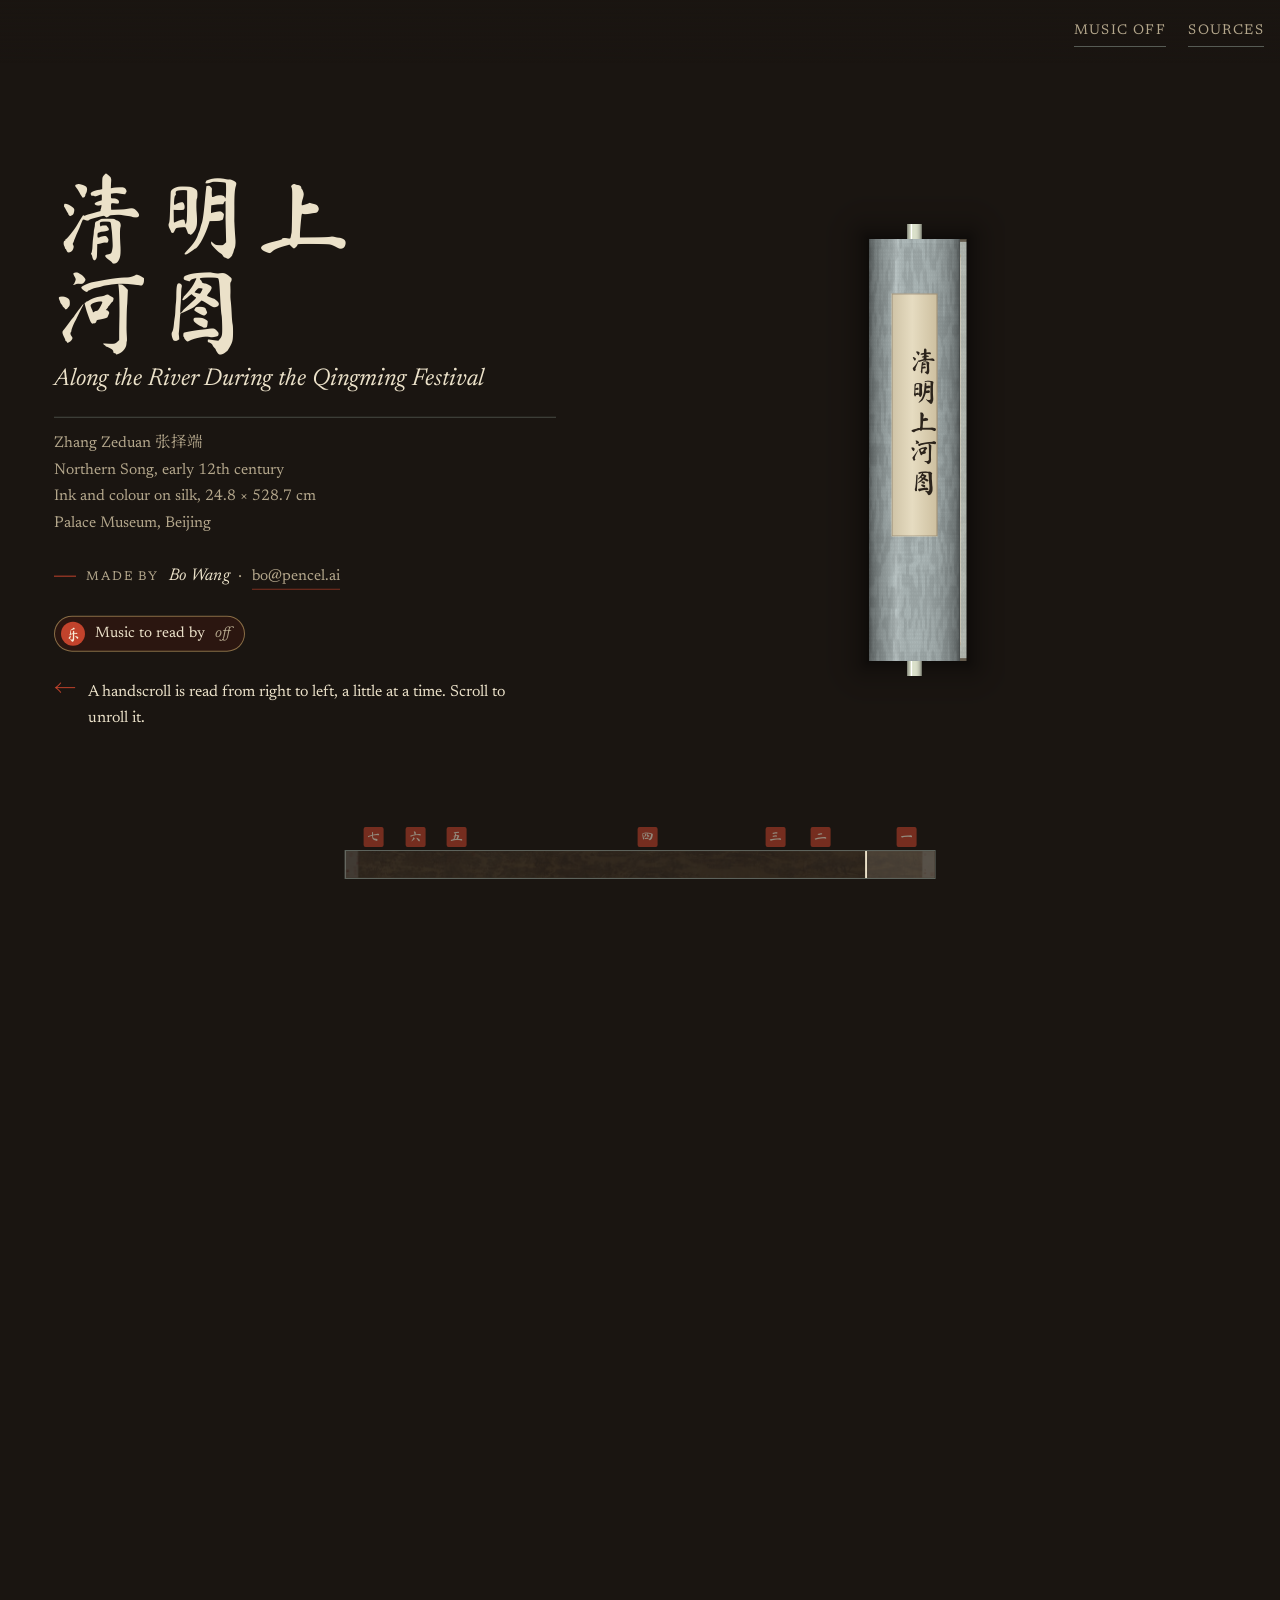
<file: index.html>
<!doctype html>
<html lang="en">
<head>
<meta charset="utf-8">
<meta name="viewport" content="width=device-width, initial-scale=1, viewport-fit=cover">
<title>清明上河图 · Along the River</title>
<meta name="claude:viewport-fit-sides" content="cover">
<meta name="description" content="Zhang Zeduan’s handscroll, unrolled from right to left as you scroll, with the camera stopping at seven of its scenes.">
<meta name="author" content="Bo Wang">
<link rel="preconnect" href="https://fonts.googleapis.com">
<link rel="preconnect" href="https://fonts.gstatic.com" crossorigin>
<link rel="stylesheet" href="https://fonts.googleapis.com/css2?family=Ma+Shan+Zheng&family=Newsreader:ital,opsz,wght@0,6..72,400;0,6..72,500;1,6..72,400&family=Noto+Serif+SC:wght@400;600&display=swap">
<link rel="stylesheet" href="styles.css">
</head>
<body>
<div id="stage">
  <canvas id="gl" role="img" aria-label="Along the River During the Qingming Festival, the handscroll, shown in detail as you scroll"></canvas>
  <div id="slip" aria-hidden="true"><span lang="zh-Hans">清明上河图</span></div>
  <svg id="birds" aria-hidden="true"></svg>
  <svg id="ink" aria-hidden="true"></svg>
  <div id="tags"></div>
  <div id="marks"></div>
</div>

<header id="top">
  <button type="button" class="home" data-restart title="Back to the start"><span class="zh" lang="zh-Hans">清明上河图</span><span class="en">Along the River</span></button>
  <div class="right"><button type="button" class="link" data-music data-music-label="Music" aria-pressed="false">Music off</button><button type="button" class="link" data-open-sources>Sources</button></div>
</header>

<section id="intro" aria-label="Introduction"></section>
<div id="panels"></div>
<section id="outro" aria-label="The whole scroll"></section>
<section id="closing" aria-label="Closing notes"></section>

<nav id="map" aria-label="Sections of the scroll">
  <div class="ticks"></div>
  <div class="strip"><img src="assets/minimap.webp" alt="" width="2400" height="112"><div class="rolled"></div><div class="view"></div></div>
</nav>

<div id="loader" role="status"><span class="seal" lang="zh-Hans">卷</span><p>Unrolling the scroll…</p></div>

<dialog id="sources" aria-labelledby="sources-title">
  <h2 id="sources-title">Sources</h2>
  <p>The picture is the Palace Museum scroll, from the public-domain scan “Alongtheriver_QingMing.jpg” on Wikimedia
    Commons (38,414 × 1,800 pixels). The ripples on the water, the mist and the shading around each subject are drawn
    live over it and are not part of the painting. So is the movement: figures, boats and trees are parts of the scan
    nudged a few pixels at a time, and the birds were drawn for this page. Distances are measured from the scroll’s
    right end, where reading starts.</p>
  <p>Where the text gives an interpretation (the willow party returning from the graves, the unguarded gate), it is
    one reading among several.</p>
  <ol></ol>
  <p class="keys">Keyboard: <kbd>←</kbd> next scene, <kbd>→</kbd> previous scene.</p>
  <button type="button" class="link" data-close>Close</button>
</dialog>

<div id="track" aria-hidden="true"></div>
<noscript><p class="noscript">This scroll needs JavaScript and WebGL 2 to unroll.</p></noscript>
<script type="module" src="src/main.js"></script>
</body>
</html>
</file>
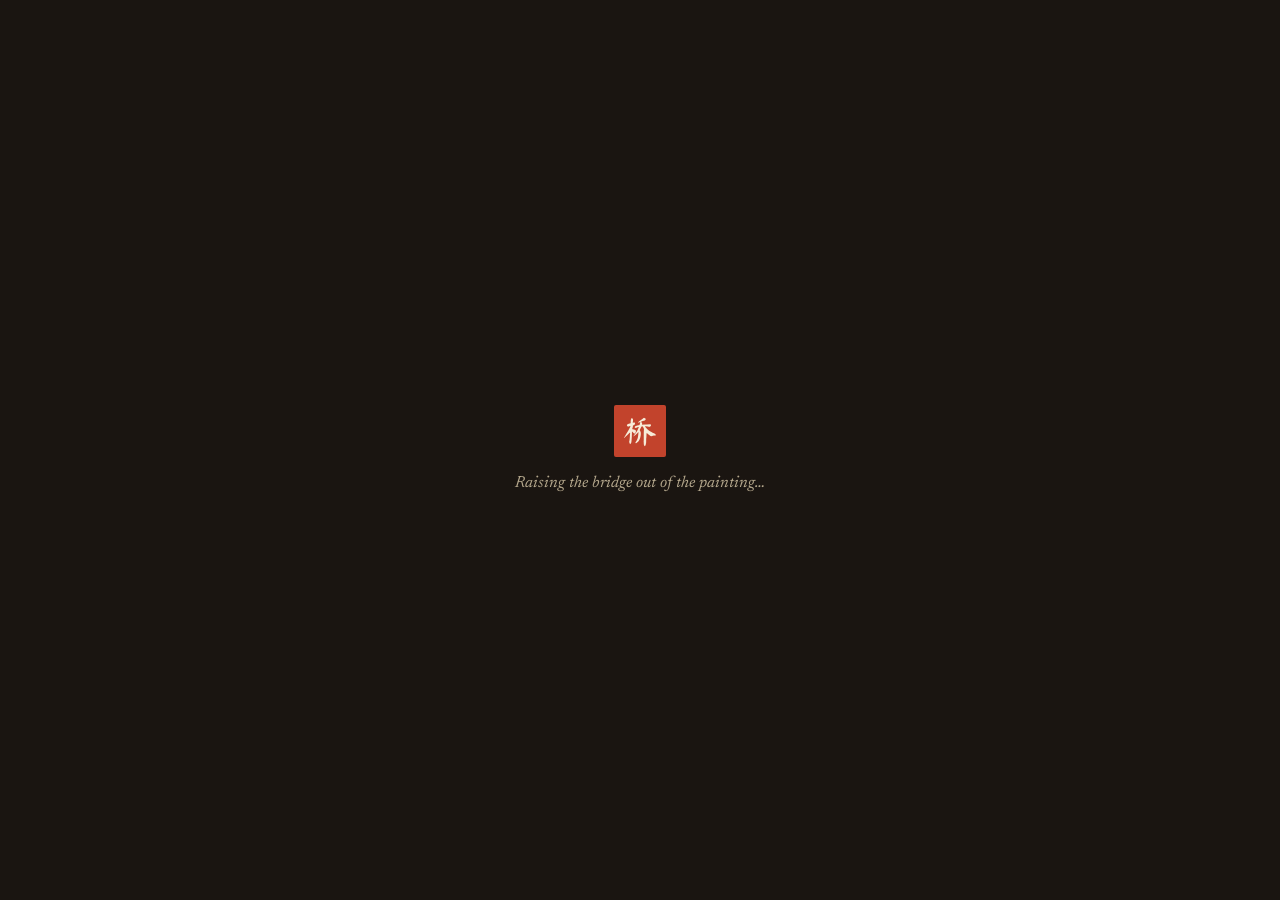
<file: world.html>
<!doctype html>
<html lang="en">
<head>
<meta charset="utf-8">
<meta name="viewport" content="width=device-width, initial-scale=1, viewport-fit=cover">
<title>入画 · Walk into the painting</title>
<meta name="claude:viewport-fit-sides" content="cover">
<meta name="description" content="A scene from Along the River During the Qingming Festival, rebuilt in 3D from the painting: walk a porter through it and go all the way round.">
<meta name="author" content="Bo Wang">
<link rel="preconnect" href="https://fonts.googleapis.com">
<link rel="preconnect" href="https://fonts.gstatic.com" crossorigin>
<link rel="stylesheet" href="https://fonts.googleapis.com/css2?family=Ma+Shan+Zheng&family=Newsreader:ital,opsz,wght@0,6..72,400;0,6..72,500;1,6..72,400&family=Noto+Serif+SC:wght@400;600&display=swap">
<link rel="stylesheet" href="world.css">
</head>
<body>
<canvas id="gl" role="img" aria-label="A scene from Along the River During the Qingming Festival, rebuilt in 3D, with a porter you can walk through it and a camera that goes all the way round"></canvas>

<header id="top">
  <a class="back" href="index.html">← Back to the scroll</a>
  <div class="title">
    <span class="seal" lang="zh-Hans"></span>
    <h1><span class="zh" lang="zh-Hans"></span><span class="en"></span></h1>
  </div>
  <button type="button" class="link" id="about-btn" aria-expanded="false" aria-controls="about">About this view</button>
</header>

<!-- the scene's own notes (S.page.text) replace these -->
<section id="about" hidden>
  <p>The ground is the painting itself, laid back down on the ground it shows; the buildings, boats, people and trees
    are rebuilt or stood up out of it, so you can walk round them.</p>
</section>

<footer id="controls">
  <div class="row">
    <div class="pad" id="pad" aria-hidden="true"><span class="ring"></span><span class="knob"></span></div>
    <p class="hint"><span class="desk"><span class="keys">↑ ↓ ← →</span> to walk anywhere · click the ground to go there · drag to go round · wheel to come closer</span><span class="touch">Drag the pad, or tap the ground, to walk · drag to go round · pinch to come closer</span></p>
    <canvas id="map" aria-label="Map of where you are" role="img"></canvas>
  </div>
  <div class="links"><button type="button" class="link" id="watch"><span class="long">Watch the near miss</span><span class="short">Near miss</span></button><button type="button" class="link" id="flat"><span class="long">See it as painted</span><span class="short">As painted</span></button><button type="button" class="link" id="sound" aria-pressed="false">Sound off</button><button type="button" class="link" data-music data-music-label="Music" aria-pressed="false">Music off</button></div>
</footer>

<p id="caption" aria-live="polite"></p>

<div id="pois" aria-label="Points of interest"></div>
<aside id="note" hidden role="dialog" aria-labelledby="note-title">
  <button type="button" id="note-close" class="close" aria-label="Close the note">×</button>
  <p class="kicker"><span class="seal" id="note-num" lang="zh-Hans"></span><span class="zh" id="note-zh" lang="zh-Hans"></span></p>
  <h2 id="note-title"></h2>
  <p id="note-body"></p>
  <div class="act" id="note-act"></div>
</aside>

<div id="loader" role="status"><span class="seal" lang="zh-Hans">画</span><p>Raising the scene out of the painting…</p></div>
<noscript><p class="noscript">This view needs JavaScript and WebGL 2.</p></noscript>
<script type="module" src="src/world.js"></script>
</body>
</html>
</file>
<file: styles.css>
/* The scroll lies on a dark lacquered table; the reading text sits beside it in the colour of old silk, and the
   annotations are in cinnabar, the red of seal paste and of the brush notes collectors wrote on paintings.
   Layout: wide screens put the painting full-bleed with a text column on one side, alternating by scene; narrow
   screens put the painting in the top half and the text below it. */
:root {
  color-scheme: dark;
  --table: #1a1511;
  --table-rgb: 26, 21, 17;
  --silk: #ebe1c9;            /* text */
  --silk-dim: #b4a78c;
  --cinnabar: #c2432c;
  --seal-text: #f7ecd8;
  --celadon: #9fb1a7;         /* the mount's blue-grey silk: rules and the map's frame */
  --gilt: #c9a86a;            /* gold leaf on lacquer: the plaque that leads into the 3D view */
  --gilt-rgb: 201, 168, 106;
  --gilt-hi: #e2c383;
  --lacquer: #3b1812;
  --lacquer-2: #24100c;
  --f-brush: 'Ma Shan Zheng', 'STKaiti', 'KaiTi', 'Kaiti SC', serif;
  --f-zh: 'Noto Serif SC', 'Songti SC', 'SimSun', serif;
  --f-text: 'Newsreader', 'Iowan Old Style', 'Palatino Linotype', Palatino, Georgia, 'Noto Serif SC', serif;
  --col-w: 420px;
  --band-h: 100vh;
  --gut-l: max(16px, env(safe-area-inset-left, 0px));
  --gut-r: max(16px, env(safe-area-inset-right, 0px));
}
html { background: var(--table); }
body { margin: 0; background: var(--table); color: var(--silk); font: 400 17px/1.6 var(--f-text); -webkit-font-smoothing: antialiased; }
button { font: inherit; color: inherit; }
:focus-visible { outline: 2px solid var(--celadon); outline-offset: 3px; }
.zh { font-family: var(--f-brush); font-weight: 400; }
.seal {
  display: inline-grid; place-items: center; background: var(--cinnabar); color: var(--seal-text);
  font-family: var(--f-brush); line-height: 1; border-radius: 2px;
}

/* ------------------------------------------------------------------ the stage */
#stage { position: fixed; inset: 0; pointer-events: none; }
#gl { position: absolute; left: 0; top: 0; display: block; }
#ink, #birds, #tags, #marks { position: absolute; inset: 0; width: 100%; height: 100%; overflow: visible; }
#birds { overflow: hidden; clip-path: inset(0 0 calc(100% - var(--band-h)) 0); mix-blend-mode: multiply; fill: rgb(38, 30, 22); fill-opacity: .82; }
#stage.arrive { animation: arrive .5s ease-out; }
@keyframes arrive { from { opacity: 0; } }

#slip {
  position: absolute; left: 0; top: 0; display: grid; justify-items: center; padding-top: .6em; box-sizing: border-box;
  background: linear-gradient(90deg, #cfc3a6, #e6dcc1 45%, #cdbf9f); color: #2b231b;
  box-shadow: inset 0 0 0 1px rgba(60, 44, 30, .35); writing-mode: vertical-rl;
  font-family: var(--f-brush); letter-spacing: .12em; line-height: 1;
}

.pt { transition: none; }
.lead { fill: none; stroke: var(--cinnabar); stroke-width: 1.6; stroke-dasharray: 1 1; stroke-linecap: round; stroke-linejoin: round; }
.dot { fill: var(--cinnabar); stroke: rgba(247, 236, 216, .55); stroke-width: 1.2; }
.tag {
  position: absolute; left: 0; top: 0; display: flex; align-items: center; gap: 8px; padding: 4px 11px 4px 4px;
  background: rgba(var(--table-rgb), .82); border-radius: 2px; white-space: nowrap; font-size: 14.5px; line-height: 1.25;
  opacity: 0; will-change: transform, opacity;
}
.tag .seal { width: 1.45em; height: 1.45em; font-family: var(--f-text); font-weight: 500; font-size: 13px; }

#marks { opacity: 0; visibility: hidden; }
.mark {
  --rise: 12px; position: absolute; left: 0; top: 0; translate: -50% -100%; display: flex; flex-direction: column;
  align-items: center; gap: 4px; padding: 0 0 var(--rise); background: none; border: 0; cursor: pointer;
  pointer-events: auto; font-size: 13px; line-height: 1.2; color: var(--silk-dim);
}
.mark[data-row="1"] { --rise: 52px; }
.mark::after { content: ""; position: absolute; bottom: 0; left: 50%; width: 1px; height: calc(var(--rise) - 3px); background: rgba(194, 67, 44, .7); }
.mark .seal { width: 24px; height: 24px; font-size: 16px; order: 2; }
.mark .name { order: 1; white-space: nowrap; }
.mark:hover .name, .mark:focus-visible .name { color: var(--silk); }

/* ------------------------------------------------------------------ header */
#top {
  position: fixed; top: 0; left: 0; right: 0; z-index: 3; display: flex; justify-content: space-between; align-items: center;
  padding: calc(14px + env(safe-area-inset-top, 0px)) var(--gut-r) 14px var(--gut-l);
  background: linear-gradient(rgba(var(--table-rgb), .55), rgba(var(--table-rgb), 0));
}
#top .home { all: unset; display: flex; align-items: baseline; gap: 10px; cursor: pointer; opacity: 0; transition: opacity .5s; }
body.opened #top .home { opacity: 1; }
#top .home .zh { font-size: 22px; }
#top .home .en { font-style: italic; color: var(--silk-dim); font-size: 15px; }
#top .right { display: flex; align-items: center; gap: 22px; }
#top [data-music].playing::before { content: ''; display: inline-block; width: 6px; height: 6px; margin-right: 8px; border-radius: 50%; background: var(--cinnabar); vertical-align: 2px; animation: breathe 2.2s ease-in-out infinite; }
/* the music, offered on the title page: a seal and a gilt-edged pill */
.listen { margin: 0 0 22px; }
.tune {
  display: inline-flex; align-items: center; gap: 10px; padding: 5px 14px 5px 6px; cursor: pointer; font-size: 15px; color: var(--silk);
  background: rgba(59, 24, 18, .55); border: 1px solid rgba(201, 168, 106, .6); border-radius: 999px;
}
.tune .seal { width: 24px; height: 24px; font-size: 15px; border-radius: 50%; }
.tune .state { color: var(--silk-dim); font-style: italic; }
.tune:hover, .tune:focus-visible { border-color: #e2c383; }
.tune[aria-pressed="true"] .state { color: #e2c383; }
.link {
  background: none; border: 0; padding: 4px 0; cursor: pointer; font-size: 14px; letter-spacing: .1em; text-transform: uppercase;
  color: var(--silk-dim); border-bottom: 1px solid rgba(159, 177, 167, .45);
}
.link:hover { color: var(--silk); }

/* ------------------------------------------------------------------ the opening */
#intro {
  position: fixed; z-index: 2; left: var(--gut-l); top: 50%; translate: 0 -50%; width: min(540px, 56vw);
  padding-left: clamp(0px, 3vw, 40px); box-sizing: border-box;
}
#intro h1 { margin: 0 0 22px; display: grid; gap: 6px; font-weight: 400; text-wrap: balance; }
#intro h1 .zh { font-size: clamp(56px, 7.4vw, 104px); line-height: 1; letter-spacing: .06em; }
#intro h1 .en { font-style: italic; font-size: clamp(19px, 1.9vw, 25px); line-height: 1.25; color: var(--silk); }
#intro .meta { list-style: none; margin: 0 0 26px; padding: 14px 0 0; border-top: 1px solid rgba(159, 177, 167, .35); display: grid; gap: 2px; color: var(--silk-dim); font-size: 15.5px; }
/* who made the page: set apart from the painting's own credits by a short cinnabar rule */
.credit { margin: 0 0 26px; display: flex; align-items: baseline; gap: 10px; font-size: 17px; }
.credit::before { content: ''; align-self: center; width: 22px; height: 1px; background: var(--cinnabar); }
.credit .lbl { font-size: 12.5px; letter-spacing: .14em; text-transform: uppercase; color: var(--silk-dim); }
.credit .name { font-style: italic; color: var(--silk); letter-spacing: .02em; }
.credit .mail { color: var(--silk-dim); text-decoration: none; border-bottom: 1px solid rgba(194, 67, 44, .6); font-size: .9em; }
.credit .sep { margin-left: -2px; color: var(--silk-dim); }
.credit .mail:hover, .credit .mail:focus-visible { color: var(--silk); border-bottom-color: var(--cinnabar); }
#closing .credit { margin: 18px 0 0; font-size: 15px; }
#intro .hint { margin: 0; display: flex; gap: 12px; align-items: baseline; max-width: 30em; font-size: 16px; }
#intro .arrow { color: var(--cinnabar); font-size: 22px; animation: nudge 2.4s ease-in-out infinite; }
@keyframes nudge { 50% { translate: -8px 0; } }

/* ------------------------------------------------------------------ the scenes */
.panel {
  position: fixed; z-index: 2; top: 0; bottom: 0; width: calc(var(--col-w) + 110px); box-sizing: border-box;
  display: flex; align-items: center; opacity: 0; visibility: hidden; pointer-events: none;
}
.panel[data-side="left"] { left: 0; padding: 80px 110px 100px var(--gut-l); background: linear-gradient(90deg, rgba(var(--table-rgb), .93) 0, rgba(var(--table-rgb), .8) calc(100% - 150px), rgba(var(--table-rgb), 0)); }
.panel[data-side="right"] { right: 0; padding: 80px var(--gut-r) 100px 110px; background: linear-gradient(270deg, rgba(var(--table-rgb), .93) 0, rgba(var(--table-rgb), .8) calc(100% - 150px), rgba(var(--table-rgb), 0)); }
.panel .inner { max-width: 25em; padding-inline: clamp(0px, 2.4vw, 32px); }
.kicker { margin: 0 0 14px; display: flex; align-items: center; gap: 12px; font-size: 13px; letter-spacing: .12em; text-transform: uppercase; color: var(--silk-dim); }
.kicker .seal { width: 34px; height: 34px; font-size: 22px; }
.panel h2 { margin: 0 0 18px; display: grid; gap: 4px; font-weight: 400; text-wrap: balance; }
.panel h2 .zh { font-size: 34px; line-height: 1.15; letter-spacing: .04em; }
.panel h2 .en { font-style: italic; font-size: 22px; line-height: 1.25; }
.panel .body p { margin: 0 0 .85em; text-wrap: pretty; }
.panel .body p:last-child { margin-bottom: 0; }
.walk-in { margin: 22px 0 0 -4px; }
/* the way into the 3D view: a lacquered plaque (匾) with ruyi-cloud ends, a gilt frame with key-fret corners, a seal */
.plaque {
  --h: 58px; position: relative; display: inline-flex; align-items: stretch; height: var(--h); pointer-events: auto;
  color: var(--silk); text-decoration: none; filter: drop-shadow(0 3px 6px rgba(0, 0, 0, .45));
}
.plaque .cap { width: calc(var(--h) * 20 / 24); height: var(--h); flex: none; overflow: visible; }
.plaque .cap.r { transform: scaleX(-1); }
.plaque .cap .fill { fill: var(--lacquer); transition: fill .3s; }
.plaque .cap .line { fill: none; stroke: var(--gilt); stroke-width: 1.1; stroke-linecap: round; stroke-linejoin: round; vector-effect: non-scaling-stroke; transition: stroke .3s; }
.plaque .face {
  position: relative; display: flex; align-items: center; gap: 14px; margin: 0 -1px; padding: 0 16px 0 15px;
  background: linear-gradient(180deg, #46201a 0, var(--lacquer) 45%, var(--lacquer-2) 100%);
  border-block: 1.1px solid var(--gilt); transition: background .3s, border-color .3s;
}
.plaque .face::before {
  content: ""; position: absolute; inset: 4px 3px; border: 1px solid rgba(var(--gilt-rgb), .42); pointer-events: none;
  background:
    url("data:image/svg+xml,%3Csvg xmlns='http://www.w3.org/2000/svg' viewBox='0 0 9 9' fill='none' stroke='%23c9a86a' stroke-opacity='.7' stroke-width='.9'%3E%3Cpath d='M.5 8.5V.5h8v5h-5v-2h2'/%3E%3C/svg%3E") left 2px top 2px / 9px no-repeat,
    url("data:image/svg+xml,%3Csvg xmlns='http://www.w3.org/2000/svg' viewBox='0 0 9 9' fill='none' stroke='%23c9a86a' stroke-opacity='.7' stroke-width='.9'%3E%3Cpath d='M8.5 8.5V.5h-8v5h5v-2h-2'/%3E%3C/svg%3E") right 2px top 2px / 9px no-repeat,
    url("data:image/svg+xml,%3Csvg xmlns='http://www.w3.org/2000/svg' viewBox='0 0 9 9' fill='none' stroke='%23c9a86a' stroke-opacity='.7' stroke-width='.9'%3E%3Cpath d='M.5 .5v8h8v-5h-5v2h2'/%3E%3C/svg%3E") left 2px bottom 2px / 9px no-repeat,
    url("data:image/svg+xml,%3Csvg xmlns='http://www.w3.org/2000/svg' viewBox='0 0 9 9' fill='none' stroke='%23c9a86a' stroke-opacity='.7' stroke-width='.9'%3E%3Cpath d='M8.5 .5v8h-8v-5h5v2h-2'/%3E%3C/svg%3E") right 2px bottom 2px / 9px no-repeat;
}
.plaque .seal {
  width: calc(var(--h) * .48); height: calc(var(--h) * .72); writing-mode: vertical-rl; font-size: calc(var(--h) * .29); letter-spacing: .02em;
  box-shadow: inset 0 0 0 1.5px rgba(247, 236, 216, .55), 0 0 0 1px rgba(0, 0, 0, .25);
}
.plaque .txt { display: grid; gap: 3px; line-height: 1.1; }
.plaque .txt .zh { font-family: var(--f-brush); font-size: calc(var(--h) * .4); letter-spacing: .12em; color: #f3e7cc; }
.plaque .txt .en { font-style: italic; font-size: calc(var(--h) * .24); color: var(--silk-dim); white-space: nowrap; }
.plaque .arch {
  width: 40px; height: 22px; flex: none; margin-left: 4px; fill: none; stroke: var(--gilt); stroke-width: 1.25; stroke-linecap: round;
  transition: transform .35s ease, stroke .3s;
}
.plaque .arch .thin { stroke-width: .9; }
.plaque .arch .water { stroke-width: .8; stroke-opacity: .5; stroke-dasharray: 3 2.5; }
.plaque:hover .face, .plaque:focus-visible .face { background: linear-gradient(180deg, #5a271e 0, #4a1f17 45%, #2e130e 100%); border-color: var(--gilt-hi); }
.plaque:hover .cap .line, .plaque:focus-visible .cap .line { stroke: var(--gilt-hi); }
.plaque:hover .cap .fill, .plaque:focus-visible .cap .fill { fill: #4a1f17; }
.plaque:hover .arch, .plaque:focus-visible .arch { transform: translateX(4px); stroke: var(--gilt-hi); }
.plaque:active .face { background: linear-gradient(180deg, #2e130e, var(--lacquer)); }
.plaque:focus-visible { outline: none; }
.plaque:focus-visible .face { box-shadow: 0 0 0 2px var(--celadon); }
@media (prefers-reduced-motion: reduce) { .plaque .arch { transition: none; } }

/* ------------------------------------------------------------------ the end */
#outro {
  position: fixed; z-index: 2; left: 50%; top: 56%; translate: -50% 0; width: min(620px, calc(100vw - 32px));
  text-align: center; opacity: 0; visibility: hidden;
}
#outro h2 { margin: 0 0 12px; display: grid; gap: 2px; font-weight: 400; }
#outro h2 .zh { font-size: 40px; line-height: 1.1; }
#outro h2 .en { font-style: italic; font-size: 21px; }
#outro p { margin: 0 0 .7em; color: var(--silk); }
#outro p + p { color: var(--silk-dim); font-size: 15px; }
#outro .actions { display: flex; flex-wrap: wrap; justify-content: center; gap: 12px 28px; margin-top: 18px; }
#outro .actions button { background: none; border: 0; border-bottom: 1px solid rgba(194, 67, 44, .8); padding: 3px 0; cursor: pointer; font-size: 16px; }
#outro .actions button:hover { color: #fff; }

#outro .hint { display: inline-flex; gap: 12px; align-items: baseline; margin-top: 10px; color: var(--silk); }
#outro .hint .arrow { color: var(--cinnabar); font-size: 20px; animation: nudge-r 2.4s ease-in-out infinite; }
@keyframes nudge-r { 50% { translate: 8px 0; } }

/* ------------------------------------------------------------------ closed again: the closing notes */
#closing {
  position: fixed; z-index: 2; left: var(--gut-l); top: calc(64px + env(safe-area-inset-top, 0px)); bottom: 20px;
  width: min(860px, 64vw); padding-left: clamp(0px, 3vw, 40px); box-sizing: border-box; opacity: 0; visibility: hidden;
  display: flex; flex-direction: column; overflow-y: auto; scrollbar-width: thin;
}
#closing .wrap { margin-block: auto; }   /* centred in the space under the header, never pushed up into it */
#closing h2 { margin: 0 0 22px; display: flex; align-items: baseline; gap: 16px; flex-wrap: wrap; font-weight: 400; }
#closing h2 .zh { font-size: clamp(40px, 4.4vw, 60px); line-height: 1; letter-spacing: .06em; }
#closing h2 .en { font-style: italic; font-size: clamp(19px, 1.7vw, 23px); }
#closing .notes { display: grid; grid-template-columns: 1fr 1fr; gap: 22px 36px; }
#closing .note { min-width: 0; padding-top: 12px; border-top: 1px solid rgba(159, 177, 167, .35); }
#closing .note h3 { margin: 0 0 6px; font-weight: 500; font-size: 13px; letter-spacing: .12em; text-transform: uppercase; color: var(--silk-dim); }
#closing .note p { margin: 0; font-size: 15.5px; line-height: 1.55; text-wrap: pretty; }
/* the notes and, after them, the scenes to walk into share one place: one fades out as the other comes in */
#closing .wrap { display: grid; grid-template-rows: auto 1fr; }
#closing .notes, #closing .end { grid-row: 2; grid-column: 1; align-self: start; }
#closing .end { margin-top: 0; }
#closing .gallery h3 { margin: 0 0 14px; display: flex; align-items: baseline; gap: 12px; font-weight: 400; }
#closing .gallery h3 .zh { font-family: var(--f-brush); font-size: 26px; letter-spacing: .08em; }
#closing .gallery h3 .en { font-style: italic; font-size: 17px; color: var(--silk-dim); }
#closing .cards { list-style: none; margin: 0 0 20px; padding: 0; display: grid; grid-template-columns: repeat(4, minmax(0, 1fr)); gap: 14px; }
.card {
  display: block; text-decoration: none; color: var(--silk); border-radius: 3px; overflow: hidden;
  background: rgba(36, 16, 12, .7); box-shadow: 0 0 0 1px rgba(201, 168, 106, .45), 0 4px 14px rgba(0, 0, 0, .4); transition: box-shadow .2s, transform .2s;
}
.card img { display: block; width: 100%; height: auto; aspect-ratio: 16 / 10; object-fit: cover; filter: saturate(.92); }
.card .cap { display: flex; align-items: center; gap: 9px; padding: 8px 10px 9px; }
.card .seal { flex: none; width: 24px; height: 24px; font-size: 14px; }
.card .t { display: grid; min-width: 0; line-height: 1.2; }
.card .t .zh { font-family: var(--f-brush); font-size: 17px; letter-spacing: .06em; }
.card .t .en { font-style: italic; font-size: 13px; color: var(--silk-dim); white-space: nowrap; overflow: hidden; text-overflow: ellipsis; }
.card:hover, .card:focus-visible { box-shadow: 0 0 0 1px #e2c383, 0 6px 18px rgba(0, 0, 0, .5); transform: translateY(-2px); }
@media (prefers-reduced-motion: reduce) { .card, .card:hover { transition: none; transform: none; } }
@media (max-height: 820px) {
  #closing .gallery h3 { margin-bottom: 10px; }
  #closing .cards { gap: 10px; margin-bottom: 12px; }
  .card img { aspect-ratio: 16 / 8; }
  .card .cap { padding: 5px 9px 6px; }
}
#closing .coda { margin: 0 0 14px; max-width: 46em; font-style: italic; color: var(--silk-dim); font-size: 15.5px; line-height: 1.5; }
#closing .actions { display: flex; flex-wrap: wrap; gap: 12px 28px; margin: 0; }
#closing .actions button { background: none; border: 0; border-bottom: 1px solid rgba(194, 67, 44, .8); padding: 3px 0; cursor: pointer; font-size: 16px; }
#closing .actions button:hover { color: #fff; }
@media (max-height: 760px) and (min-width: 720px) {
  #closing h2 { margin-bottom: 12px; }
  #closing h2 .zh { font-size: 38px; }
  #closing .notes { gap: 14px 30px; }
  #closing .note { padding-top: 9px; }
  #closing .note p { font-size: 14px; line-height: 1.45; }
  #closing .end { margin-top: 14px; }
  #closing .coda { font-size: 14px; margin-bottom: 10px; }
}

/* ------------------------------------------------------------------ the strip map */
#map {
  position: fixed; z-index: 3; left: 50%; bottom: calc(22px + env(safe-area-inset-bottom, 0px)); translate: -50% 0;
  width: min(600px, 46vw);
}
#map .strip { position: relative; aspect-ratio: 2400 / 112; max-width: 100%; box-shadow: 0 0 0 1px rgba(159, 177, 167, .5); overflow: hidden; }
#map img { display: block; width: 100%; height: 100%; opacity: .9; }
#map .rolled { position: absolute; left: 0; top: 0; bottom: 0; width: 100%; background: rgba(var(--table-rgb), .78); }
#map .view { position: absolute; top: -1px; bottom: -1px; box-shadow: 0 0 0 1.5px var(--silk); background: rgba(247, 236, 216, .12); }
#map .ticks { position: relative; height: 26px; }
#map .tick {
  position: absolute; bottom: 4px; translate: -50% 0; width: 20px; height: 20px; padding: 0; border: 0; font-size: 13px;
  cursor: pointer; opacity: .55; transition: opacity .3s, scale .3s;
}
#map .tick:hover, #map .tick:focus-visible { opacity: .9; }
#map .tick.on { opacity: 1; scale: 1.2; }

/* ------------------------------------------------------------------ loading, sources */
#loader {
  position: fixed; inset: 0; z-index: 10; display: grid; place-content: center; justify-items: center; gap: 14px;
  background: var(--table); transition: opacity .8s, visibility .8s; text-align: center; padding-inline: var(--gut-l) var(--gut-r);
}
#loader .seal { width: 52px; height: 52px; font-size: 34px; animation: breathe 1.8s ease-in-out infinite; }
#loader p { margin: 0; color: var(--silk-dim); font-style: italic; max-width: 26em; }
#loader.failed .seal { animation: none; }
body.ready #loader { opacity: 0; visibility: hidden; }
@keyframes breathe { 50% { opacity: .55; } }

#sources {
  width: min(640px, calc(100vw - 32px)); max-height: calc(100vh - 48px); box-sizing: border-box; padding: 28px 30px 24px;
  background: #221c16; color: var(--silk); border: 1px solid rgba(159, 177, 167, .4); border-radius: 3px;
  font-size: 15.5px; line-height: 1.55;
}
#sources::backdrop { background: rgba(10, 8, 6, .7); }
#sources h2 { margin: 0 0 12px; font-weight: 500; font-size: 22px; }
#sources p { margin: 0 0 12px; color: var(--silk-dim); }
#sources ol { margin: 6px 0 16px; padding-left: 1.4em; display: grid; gap: 6px; }
#sources a { color: var(--silk); text-decoration-color: rgba(194, 67, 44, .8); text-underline-offset: 3px; overflow-wrap: anywhere; }
#sources kbd { font: inherit; font-size: 13px; padding: 0 5px; border: 1px solid rgba(159, 177, 167, .5); border-radius: 2px; }

#track { width: 1px; }
.noscript { position: fixed; inset: 40% 0 auto; text-align: center; }

/* ------------------------------------------------------------------ narrow screens: painting above, text below */
body.portrait #intro, body.portrait .panel, body.portrait #outro, body.portrait #closing {
  left: 0; right: 0; top: calc(var(--band-h) + 50px); bottom: 0; translate: none; width: auto; display: block;
  padding: 6px var(--gut-r) calc(14px + env(safe-area-inset-bottom, 0px)) var(--gut-l); background: none; text-align: left;
}
body.portrait .panel .inner { padding: 0; max-width: 34em; }
body.portrait #intro h1 { margin-bottom: 12px; }
body.portrait #intro h1 .zh { font-size: 46px; }
body.portrait #intro h1 .en { font-size: 18px; }
body.portrait #intro .meta { margin-bottom: 14px; padding-top: 10px; font-size: 14px; line-height: 1.45; }
body.portrait #intro .hint { font-size: 15px; }
body.portrait .credit { margin-bottom: 12px; font-size: 15.5px; }
body.portrait .listen { margin-bottom: 14px; }
body.portrait #closing .credit { margin: 12px 0 0; }
body.portrait .kicker { margin-bottom: 8px; font-size: 11.5px; gap: 10px; }
body.portrait .kicker .seal { width: 28px; height: 28px; font-size: 18px; }
body.portrait .panel h2 { margin-bottom: 10px; gap: 0; }
body.portrait .panel h2 .zh { font-size: 25px; }
body.portrait .panel h2 .en { font-size: 18px; }
body.portrait .panel .body { font-size: 15.5px; line-height: 1.5; }
body.portrait .walk-in { margin-top: 12px; }
body.portrait .plaque { --h: 50px; }
body.portrait .panel[data-stagger="1"] .body { display: grid; }
body.portrait .panel[data-stagger="1"] .body p { grid-area: 1 / 1; margin: 0; }
body.portrait #outro h2 .zh { font-size: 30px; }
body.portrait #outro h2 .en { font-size: 18px; }
body.portrait #outro p { font-size: 15px; }
body.portrait #closing { top: calc(var(--band-h) + 8px); display: block; }
body.portrait #closing .wrap { margin: 0; display: grid; grid-template-rows: auto 1fr; align-content: start; }
body.portrait #closing .notes, body.portrait #closing .end { grid-row: 2; grid-column: 1; align-self: start; }
body.portrait #closing .gallery h3 { margin-bottom: 10px; }
body.portrait #closing .gallery h3 .zh { font-size: 22px; }
body.portrait #closing .gallery h3 .en { font-size: 15px; }
/* on a phone the scenes sit in a strip that swipes sideways */
body.portrait #closing .cards {
  grid-template-columns: none; grid-auto-flow: column; grid-auto-columns: 44%; gap: 10px; overflow-x: auto; overscroll-behavior-x: contain;
  scroll-snap-type: x mandatory; margin: 0 calc(-1 * var(--gut-r)) 14px calc(-1 * var(--gut-l)); padding: 2px var(--gut-r) 8px var(--gut-l); scrollbar-width: none;
}
body.portrait #closing .cards li { scroll-snap-align: start; min-width: 0; }
body.portrait #closing .coda { display: none; }   /* no room under the scenes on a phone: the scenes and the way back matter more */
body.portrait .card img { aspect-ratio: 16 / 10; }
body.portrait .card .t .zh { font-size: 15px; }
body.portrait .card .t .en { font-size: 12px; }
body.portrait #closing .cards::-webkit-scrollbar { display: none; }
body.portrait #closing h2 { margin-bottom: 12px; }
body.portrait #closing h2 .zh { font-size: 34px; }
body.portrait #closing h2 .en { font-size: 18px; }
body.portrait #closing .notes { display: grid; grid-template-columns: 1fr; }
body.portrait #closing .note { grid-area: 1 / 1; }
body.portrait #closing .end { margin-top: 0; }
body.portrait #closing .note p, body.portrait #closing .coda { font-size: 15px; }
body.portrait #map { top: calc(var(--band-h) + 2px); bottom: auto; left: var(--gut-l); right: var(--gut-r); translate: none; width: auto; }
body.portrait #map .ticks { height: 24px; }
body.portrait #top .home .en { display: none; }
body.portrait .tag { font-size: 12.5px; gap: 6px; padding-right: 8px; }
body.portrait .tag .seal { font-size: 11.5px; }
body.portrait .mark .name { display: none; }
body.portrait .mark[data-row="1"] { --rise: 30px; }

@media (prefers-reduced-motion: reduce) {
  #intro .arrow, #outro .arrow, #loader .seal { animation: none; }
  #stage.arrive { animation: none; }
}
</file>
<file: world.css>
/* The paper-theatre view shares the scroll page's palette: a dark lacquered table, text in the colour of old silk,
   cinnabar for seals. The painting fills the screen; a header and a control strip float over it. */
:root {
  color-scheme: dark;
  --table: #1a1511;
  --table-rgb: 26, 21, 17;
  --silk: #ebe1c9;
  --silk-dim: #b4a78c;
  --cinnabar: #c2432c;
  --seal-text: #f7ecd8;
  --celadon: #9fb1a7;
  --f-brush: 'Ma Shan Zheng', 'STKaiti', 'KaiTi', 'Kaiti SC', serif;
  --f-text: 'Newsreader', 'Iowan Old Style', 'Palatino Linotype', Palatino, Georgia, 'Noto Serif SC', serif;
  --gut-l: max(16px, env(safe-area-inset-left, 0px));
  --gut-r: max(16px, env(safe-area-inset-right, 0px));
}
html, body { height: 100%; }
body { margin: 0; overflow: hidden; background: var(--table); color: var(--silk); font: 400 16px/1.5 var(--f-text); -webkit-font-smoothing: antialiased; }
button { font: inherit; color: inherit; }
:focus-visible { outline: 2px solid var(--celadon); outline-offset: 3px; }
#gl { position: fixed; inset: 0; width: 100%; height: 100%; display: block; touch-action: none; cursor: grab; }
#gl:active { cursor: grabbing; }
.seal { display: inline-grid; place-items: center; background: var(--cinnabar); color: var(--seal-text); font-family: var(--f-brush); line-height: 1; border-radius: 2px; }
.link {
  background: none; border: 0; padding: 4px 0; cursor: pointer; font-size: 13px; letter-spacing: .1em; text-transform: uppercase;
  color: var(--silk-dim); border-bottom: 1px solid rgba(159, 177, 167, .45);
}
.link:hover { color: var(--silk); }

#top {
  position: fixed; top: 0; left: 0; right: 0; z-index: 2; display: grid; grid-template-columns: 1fr auto 1fr; align-items: center; gap: 12px;
  padding: calc(14px + env(safe-area-inset-top, 0px)) var(--gut-r) 26px var(--gut-l);
  background: linear-gradient(rgba(var(--table-rgb), .78), rgba(var(--table-rgb), 0));
}
.back { justify-self: start; color: var(--silk); text-decoration: none; font-size: 15px; border-bottom: 1px solid rgba(194, 67, 44, .8); padding-bottom: 2px; }
.title { display: flex; align-items: center; gap: 12px; }
.title .seal { width: 30px; height: 30px; font-size: 19px; }
h1 { margin: 0; display: flex; align-items: baseline; gap: 10px; font-weight: 400; }
h1 .zh { font-family: var(--f-brush); font-size: 28px; line-height: 1; }
h1 .en { font-style: italic; font-size: 17px; color: var(--silk-dim); }
#about-btn { justify-self: end; }
#about {
  position: fixed; z-index: 2; top: calc(68px + env(safe-area-inset-top, 0px)); right: var(--gut-r); width: min(380px, calc(100vw - 32px));
  box-sizing: border-box; padding: 16px 18px; background: rgba(var(--table-rgb), .92); border: 1px solid rgba(159, 177, 167, .35); border-radius: 3px;
  font-size: 15px; line-height: 1.5;
}
#about p { margin: 0 0 .7em; }
#about p:last-child { margin: 0; color: var(--silk-dim); }

#controls {
  position: fixed; left: 0; right: 0; bottom: 0; z-index: 2; display: grid; justify-items: center; gap: 10px;
  padding: 30px var(--gut-r) calc(16px + env(safe-area-inset-bottom, 0px)) var(--gut-l);
  background: linear-gradient(rgba(var(--table-rgb), 0), rgba(var(--table-rgb), .7));
}
#controls .row { display: flex; align-items: center; gap: 20px; }
.hint { margin: 0; font-size: 15px; text-align: center; color: var(--silk); max-width: 30em; }
.hint .keys { color: var(--cinnabar); letter-spacing: .1em; }
.hint .touch { display: none; }
@media (pointer: coarse) { .hint .desk { display: none; } .hint .touch { display: inline; } }
/* the walking pad: a ring of gilt key-fret on lacquer, and a seal-red knob to drag */
.pad {
  position: relative; flex: none; width: 74px; height: 74px; border-radius: 50%; cursor: grab; touch-action: none; user-select: none; -webkit-user-select: none;
  background: radial-gradient(circle, rgba(59, 24, 18, .9) 0 52%, rgba(36, 16, 12, .85) 53% 100%);
  box-shadow: inset 0 0 0 1px rgba(201, 168, 106, .75), inset 0 0 0 5px rgba(36, 16, 12, .85), inset 0 0 0 6px rgba(201, 168, 106, .4), 0 3px 8px rgba(0, 0, 0, .45);
}
.pad .ring {
  position: absolute; inset: 9px; border-radius: 50%;
  background: conic-gradient(from 0deg, rgba(201, 168, 106, .55) 0 2deg, transparent 2deg 88deg, rgba(201, 168, 106, .55) 88deg 92deg, transparent 92deg 178deg,
    rgba(201, 168, 106, .55) 178deg 182deg, transparent 182deg 268deg, rgba(201, 168, 106, .55) 268deg 272deg, transparent 272deg 358deg, rgba(201, 168, 106, .55) 358deg);
  -webkit-mask: radial-gradient(circle, transparent 0 62%, #000 63% 100%); mask: radial-gradient(circle, transparent 0 62%, #000 63% 100%);
}
.pad .knob {
  position: absolute; left: 50%; top: 50%; width: 30px; height: 30px; margin: -15px 0 0 -15px; border-radius: 50%; background: var(--cinnabar);
  box-shadow: inset 0 0 0 1.5px rgba(247, 236, 216, .55), 0 2px 5px rgba(0, 0, 0, .5); transition: transform .12s ease-out;
}
.pad.on { cursor: grabbing; }
.pad.on .knob { transition: none; }
#map { flex: none; width: 132px; height: 88px; border-radius: 3px; box-shadow: 0 0 0 1px rgba(201, 168, 106, .55), 0 3px 8px rgba(0, 0, 0, .45); }
body.flat #controls .row { opacity: .35; }

#loader { position: fixed; inset: 0; z-index: 10; display: grid; place-content: center; justify-items: center; gap: 14px; background: var(--table); transition: opacity .8s, visibility .8s; text-align: center; padding-inline: var(--gut-l) var(--gut-r); }
#loader .seal { width: 52px; height: 52px; font-size: 34px; animation: breathe 1.8s ease-in-out infinite; }
#loader p { margin: 0; color: var(--silk-dim); font-style: italic; max-width: 26em; }
body.ready #loader { opacity: 0; visibility: hidden; }
@keyframes breathe { 50% { opacity: .55; } }
.noscript { position: fixed; inset: 40% 0 auto; text-align: center; }

@media (max-width: 640px) {
  #top { grid-template-columns: 1fr auto; row-gap: 6px; }
  .title { grid-column: 1 / -1; grid-row: 2; }
  #about-btn { grid-row: 1; grid-column: 2; }
  h1 .zh { font-size: 24px; }
  h1 .en { font-size: 15px; }
  .hint { font-size: 12.5px; max-width: 11em; line-height: 1.35; }
  #controls .row { gap: 12px; }
  .pad { width: 66px; height: 66px; }
  #map { width: 104px; height: 70px; }
  #about { top: calc(96px + env(safe-area-inset-top, 0px)); }
}
@media (prefers-reduced-motion: reduce) { #loader .seal { animation: none; } }

#controls .links { display: flex; gap: 22px; }
#controls .links .link { white-space: nowrap; }
#watch .short, #flat .short { display: none; }
#controls [data-music].playing::before { content: ''; display: inline-block; width: 6px; height: 6px; margin-right: 7px; border-radius: 50%; background: var(--cinnabar); vertical-align: 2px; animation: breathe 2.2s ease-in-out infinite; }
@media (max-width: 640px) {
  #controls .links { gap: 16px; }
  #controls .links .link { font-size: 12px; letter-spacing: .08em; }
  #watch .long, #flat .long { display: none; } #watch .short, #flat .short { display: inline; }
  #controls .links { flex-wrap: wrap; justify-content: center; row-gap: 6px; }
}
#caption {
  position: fixed; z-index: 2; left: 50%; bottom: calc(150px + env(safe-area-inset-bottom, 0px)); transform: translateX(-50%);
  width: min(560px, calc(100vw - 32px)); margin: 0; text-align: center; font-style: italic; font-size: 19px; line-height: 1.4;
  color: var(--silk); text-shadow: 0 1px 2px rgba(var(--table-rgb), .9), 0 0 14px rgba(var(--table-rgb), .8);
  opacity: 0; transition: opacity .6s; pointer-events: none;
}
#caption.on { opacity: 1; }
@media (max-width: 640px) { #caption { font-size: 16.5px; bottom: calc(160px + env(safe-area-inset-bottom, 0px)); } }

#pois { position: fixed; inset: 0; z-index: 1; pointer-events: none; }
.poi {
  position: absolute; left: 0; top: 0; display: flex; align-items: center; gap: 7px; margin: -13px 0 0 -13px; padding: 0; border: 0; background: none;
  cursor: pointer; pointer-events: auto; transition: opacity .3s; will-change: transform;
}
.poi .seal { width: 26px; height: 26px; font-size: 16px; box-shadow: 0 0 0 2px rgba(235, 225, 201, .55), 0 2px 8px rgba(var(--table-rgb), .5); }
.poi .lbl {
  font-size: 14px; font-style: italic; color: var(--silk); white-space: nowrap;
  text-shadow: 0 1px 2px rgba(var(--table-rgb), .95), 0 0 10px rgba(var(--table-rgb), .8);
}
.poi[hidden] { display: none; }
.poi:hover .seal, .poi:focus-visible .seal { box-shadow: 0 0 0 2px var(--silk), 0 2px 10px rgba(var(--table-rgb), .6); }
@media (max-width: 640px) { .poi .lbl { display: none; } .poi:focus-visible .lbl { display: inline; } }
#note {
  position: fixed; z-index: 3; right: var(--gut-r); top: calc(78px + env(safe-area-inset-top, 0px)); width: min(380px, calc(100vw - 32px));
  box-sizing: border-box; padding: 18px 20px 16px; background: rgba(var(--table-rgb), .93); border: 1px solid rgba(159, 177, 167, .35); border-radius: 3px;
}
#note .kicker { display: flex; align-items: center; gap: 10px; margin: 0 0 8px; }
#note .kicker .seal { width: 26px; height: 26px; font-size: 16px; }
#note .kicker .zh { font-family: var(--f-brush); font-size: 22px; line-height: 1; }
#note h2 { margin: 0 0 8px; font-weight: 500; font-size: 20px; }
#note p { margin: 0 0 12px; font-size: 15.5px; line-height: 1.5; }
#note .act { display: flex; flex-wrap: wrap; gap: 18px; }
#note a.link { text-decoration: none; }
#note .close { position: absolute; top: 8px; right: 10px; border: 0; background: none; color: var(--silk-dim); font-size: 24px; line-height: 1; cursor: pointer; padding: 4px; }
#note .close:hover { color: var(--silk); }
@media (max-width: 640px) { #note { top: auto; bottom: calc(150px + env(safe-area-inset-bottom, 0px)); } }
</file>
